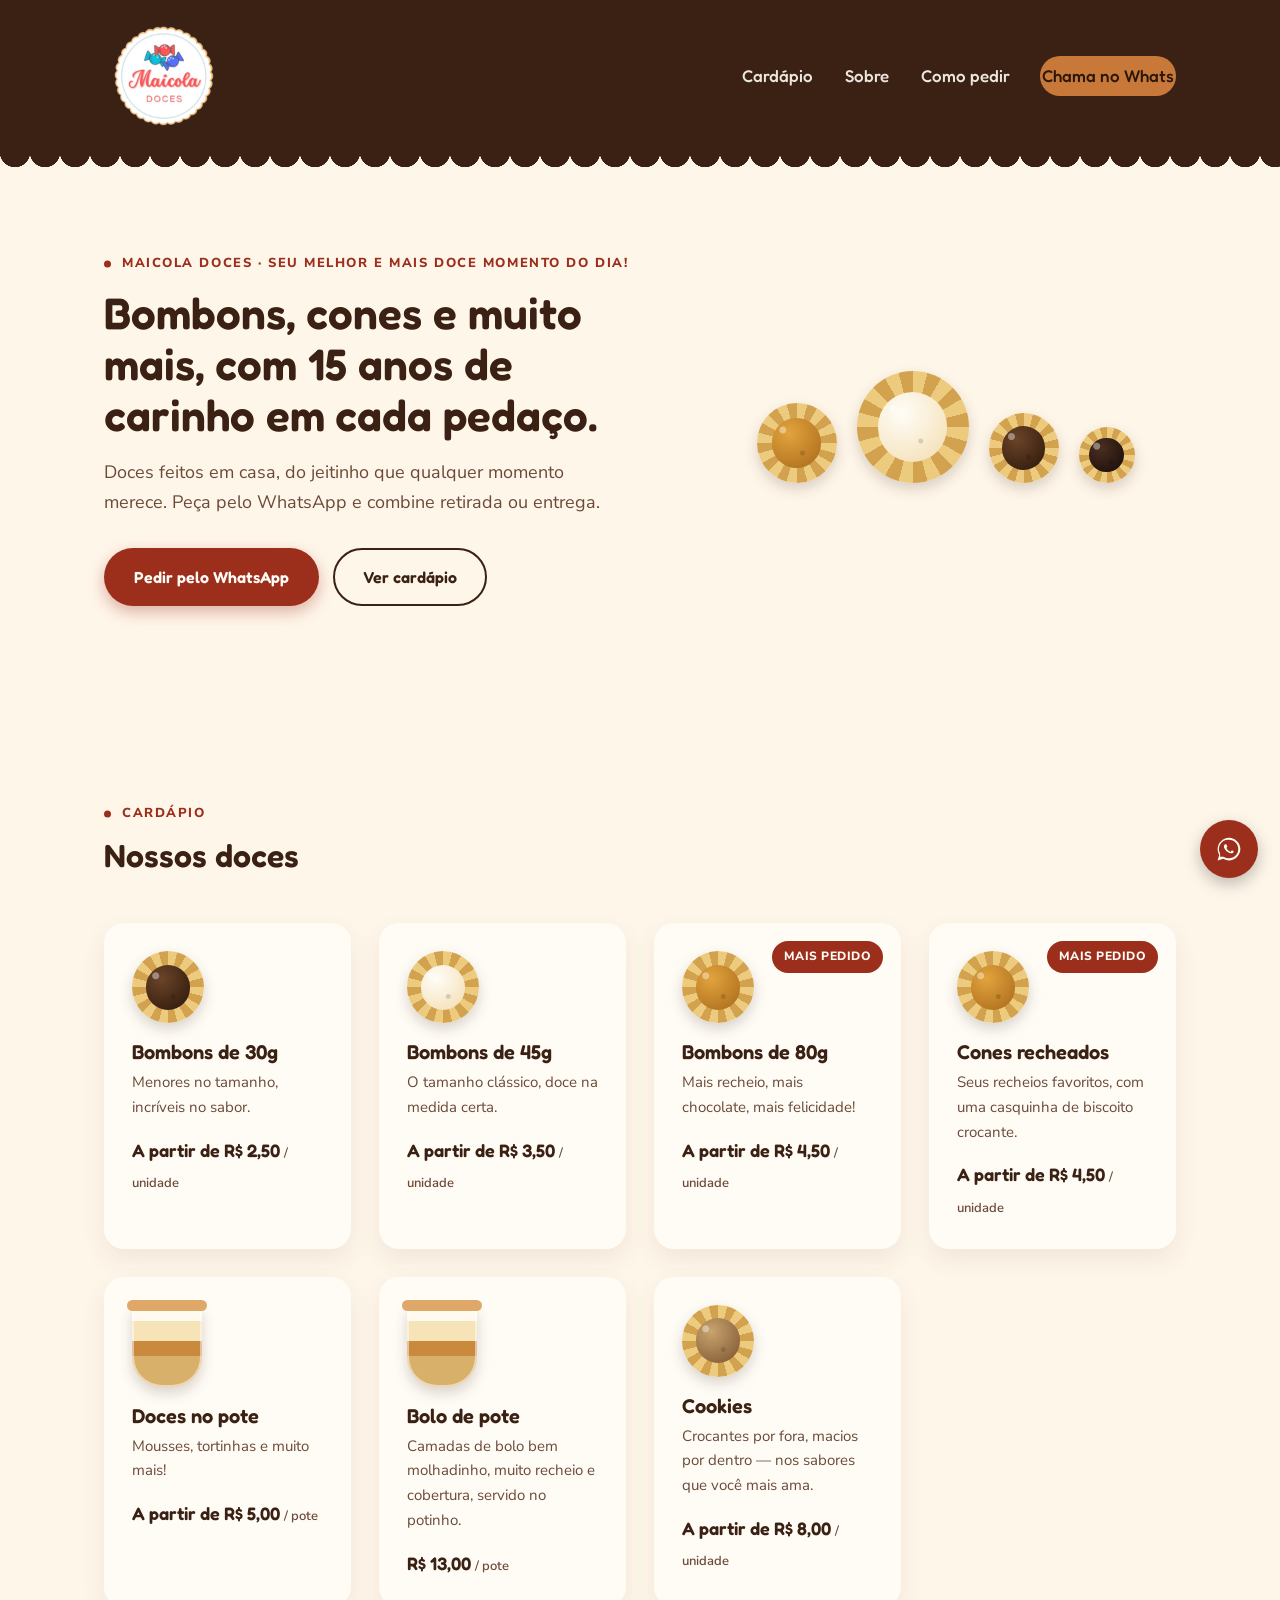
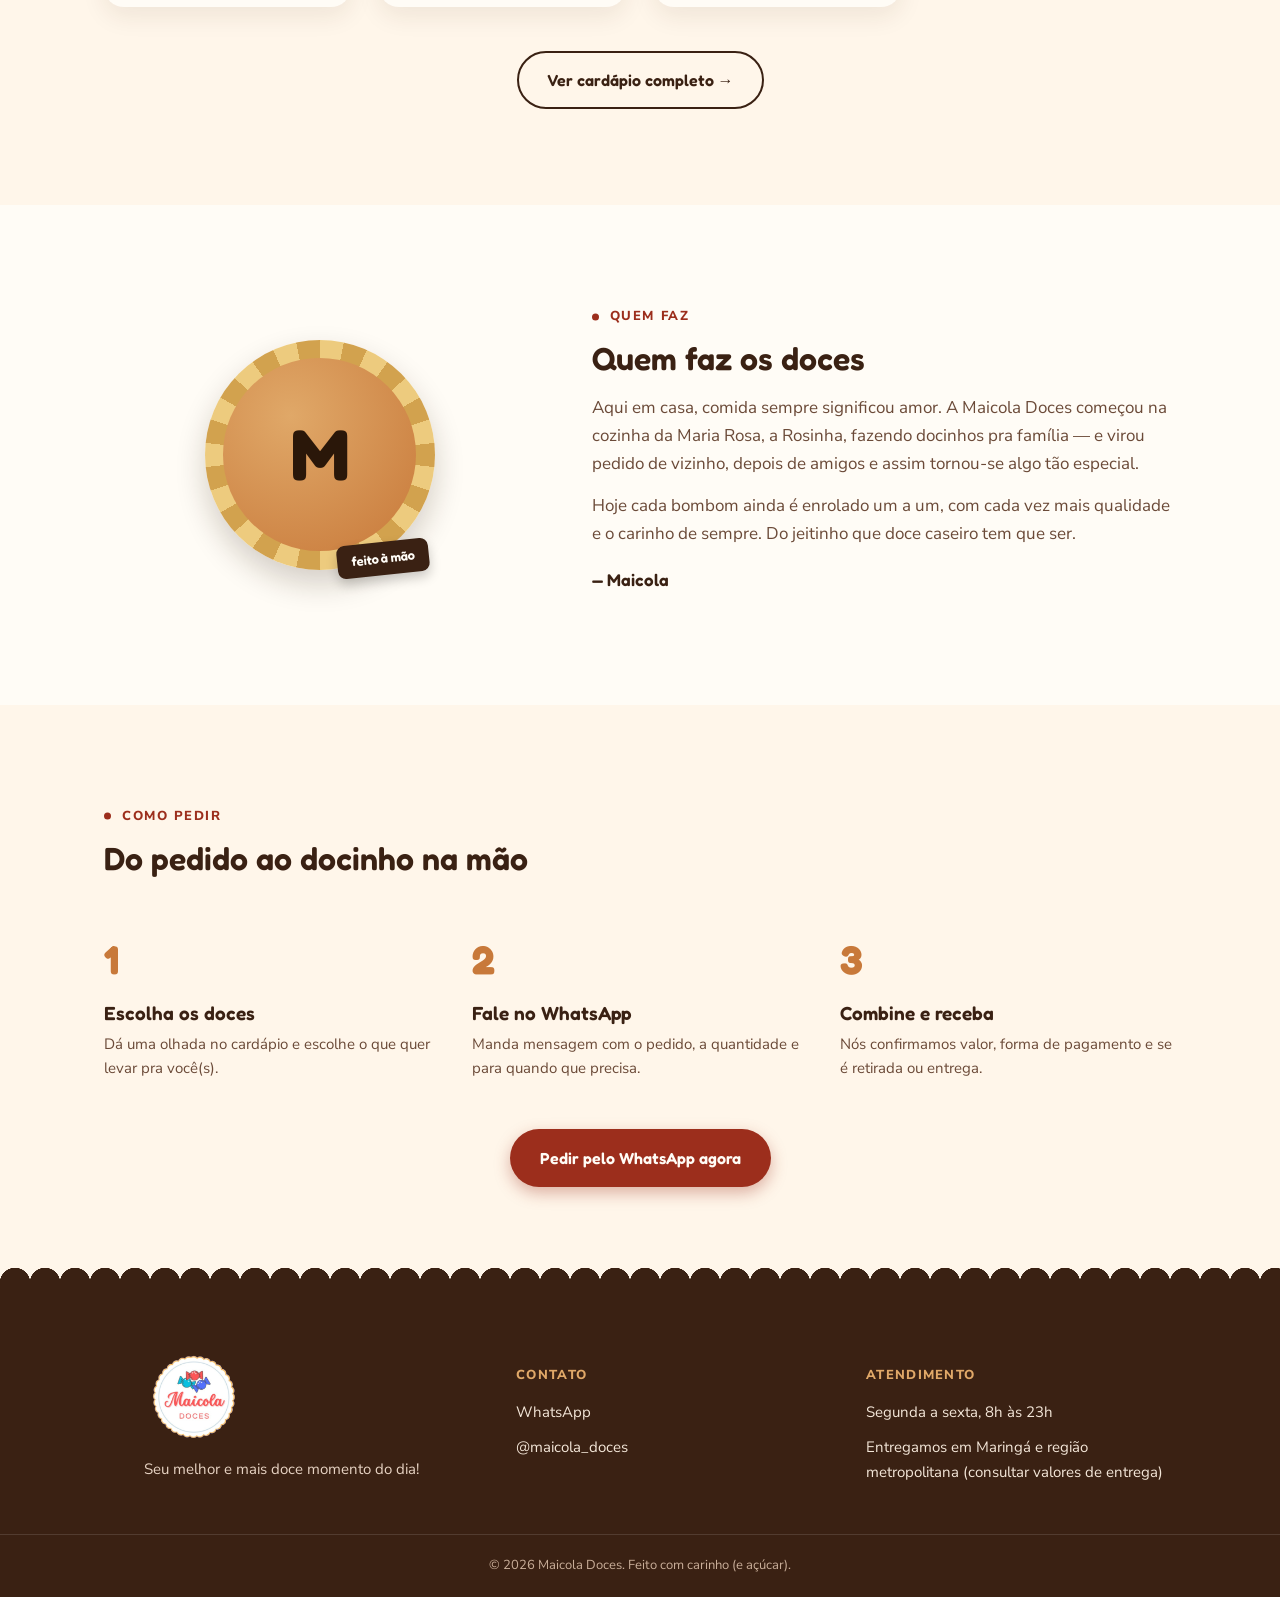
<file: index.html>
<!doctype html>
<html lang="pt-BR">
<head>
<meta charset="UTF-8">
<meta name="viewport" content="width=device-width, initial-scale=1.0">
<title>Maicola Doces — Doces caseiros feitos com amor</title>
<meta name="description" content="Maicola Doces: Bombons, cones, docinhos de festa, doces e bolos de pote, feitos em casa. Peça pelo WhatsApp.">
<link rel="icon" type="image/png" href="logo-maicola-doces.png">
<link rel="preconnect" href="https://fonts.googleapis.com">
<link rel="preconnect" href="https://fonts.gstatic.com" crossorigin>
<link href="https://fonts.googleapis.com/css2?family=Fredoka:wght@500;600;700&family=Nunito+Sans:wght@400;600;700;800&display=swap" rel="stylesheet">

<!--
  MAICOLA DOCES — site para GitHub Pages
  ANTES DE PUBLICAR, troque:
  1. WhatsApp  -> procure "5500000000000" e troque pelo número real (55 + DDD + número, só dígitos)
  2. Instagram -> procure "maicoladoces" e troque pelo @ real
  3. Cardápio  -> seção <section id="cardapio">: nomes, descrições e preços
  4. Rodapé    -> horário de atendimento e área de entrega
  5. Fotos     -> por padrão o site usa círculos de "doce" feitos em CSS (sem precisar de foto).
                  Se quiser usar fotos reais, troque o conteúdo de .docinho ou .foto-frame por uma <img>.
  6. Cores/fontes -> agora ficam todas no arquivo estilo.css (compartilhado com as outras páginas do site).
-->

<link rel="stylesheet" href="estilo.css">

</head>
<body>

<header class="site-header">
  <div class="header-inner container">
    <a class="brand" href="#topo">
      <img src="logo-maicola-doces.png" alt="Maicola Doces" class="logo-img">
    </a>
    <button class="nav-toggle" aria-label="Abrir menu" aria-expanded="false" id="navToggle">
      <span></span><span></span><span></span>
    </button>
    <nav class="site-nav" id="siteNav">
      <a href="#cardapio">Cardápio</a>
      <a href="#sobre">Sobre</a>
      <a href="#pedidos">Como pedir</a>
      <a class="nav-cta" href="https://wa.me/5544999395339?text=Ol%C3%A1!%20Vim%20pelo%20site%20e%20queria%20fazer%20um%20pedido%20de%20doces" target="_blank" rel="noopener">Chama no Whats</a>
    </nav>
  </div>
</header>

<main id="topo">

  <!-- HERO -->
  <section class="hero section">
    <div class="container hero-inner">
      <div>
        <span class="eyebrow">Maicola Doces · Seu melhor e mais doce momento do dia!</span>
        <h1>Bombons, cones e muito mais, com 15 anos de carinho em cada pedaço.</h1>
        <p class="lead">Doces feitos em casa, do jeitinho que qualquer momento merece. Peça pelo WhatsApp e combine retirada ou entrega.</p>
        <div class="hero-ctas">
          <a class="btn btn-primary" href="https://wa.me/5544999395339?text=Ol%C3%A1!%20Vim%20pelo%20site%20e%20queria%20fazer%20um%20pedido%20de%20doces" target="_blank" rel="noopener">Pedir pelo WhatsApp</a>
          <a class="btn btn-ghost" href="#cardapio">Ver cardápio</a>
        </div>
      </div>
      <div class="docinho-cluster" aria-hidden="true">
        <div class="docinho" style="--c1:#e2a33d;--c2:#a8691b"><span class="miolo"></span></div>
        <div class="docinho" style="--c1:#fffdf8;--c2:#f3dcae"><span class="miolo"></span></div>
        <div class="docinho" style="--c1:#6b4429;--c2:#2a1709"><span class="miolo"></span></div>
        <div class="docinho" style="--c1:#4a2e22;--c2:#160b06"><span class="miolo"></span></div>
      </div>
    </div>
  </section>

  <!-- CARDÁPIO -->
  <section class="section" id="cardapio">
    <div class="container">
      <span class="eyebrow">Cardápio</span>
      <h2 style="font-size:32px">Nossos doces</h2>

      <div class="grid cardapio-grid">

        <article class="card doce-card reveal">
          <div class="card-visual"><div class="docinho" style="--c1:#6b4429;--c2:#2a1709"><span class="miolo"></span></div></div>
          <h3>Bombons de 30g</h3>
          <p>Menores no tamanho, incríveis no sabor.</p>
          <span class="price"> A partir de R$ 2,50 <small>/ unidade</small></span>
        </article>
        
        <article class="card doce-card reveal">
          <div class="card-visual"><div class="docinho" style="--c1:#fffdf8;--c2:#f3dcae"><span class="miolo"></span></div></div>
          <h3>Bombons de 45g</h3>
          <p>O tamanho clássico, doce na medida certa.</p>
          <span class="price"> A partir de R$ 3,50 <small>/ unidade</small></span>
        </article>
        
        <article class="card doce-card reveal">
           <span class="badge">Mais pedido</span>
          <div class="card-visual"><div class="docinho" style="--c1:#e2a33d;--c2:#a8691b"><span class="miolo"></span></div></div>
          <h3>Bombons de 80g</h3>
          <p>Mais recheio, mais chocolate, mais felicidade!</p>
          <span class="price"> A partir de R$ 4,50 <small>/ unidade</small></span>
        </article>
        
        <article class="card doce-card reveal">
           <span class="badge">Mais pedido</span>
          <div class="card-visual"><div class="docinho" style="--c1:#e2a33d;--c2:#a8691b"><span class="miolo"></span></div></div>
          <h3>Cones recheados</h3>
          <p>Seus recheios favoritos, com uma casquinha de biscoito crocante.</p>
          <span class="price"> A partir de R$ 4,50 <small>/ unidade</small></span>
        </article>
        
        <article class="card doce-card reveal">
          <div class="card-visual"><div class="pote"></div></div>
          <h3>Doces no pote</h3>
          <p>Mousses, tortinhas e muito mais!</p>
          <span class="price"> A partir de R$ 5,00 <small>/ pote</small></span>
        </article>
        
        <article class="card doce-card reveal">
          <div class="card-visual"><div class="pote"></div></div>
          <h3>Bolo de pote</h3>
          <p>Camadas de bolo bem molhadinho, muito recheio e cobertura, servido no potinho.</p>
          <span class="price">R$ 13,00 <small>/ pote</small></span>
        </article>

        <article class="card doce-card reveal">
          <div class="card-visual"><div class="docinho" style="--c1:#c8a46e;--c2:#7a5230"><span class="miolo"></span></div></div>
          <h3>Cookies</h3>
          <p>Crocantes por fora, macios por dentro — nos sabores que você mais ama.</p>
          <span class="price">A partir de R$ 8,00 <small>/ unidade</small></span>
        </article>

      </div>
      <div style="text-align:center;margin-top:44px;">
        <a class="btn btn-ghost" href="cardapio-completo.html">Ver cardápio completo →</a>
      </div>
    </div>
  </section>

  <!-- SOBRE -->
  <section class="section sobre" id="sobre">
    <div class="container sobre-inner">
      <div class="reveal">
        <div class="foto-frame" aria-hidden="true">
          <div class="miolo">M</div>
          <span class="tag-pendurada">feito à mão</span>
        </div>
        <!-- Quer usar uma foto real? Troque a div .miolo por uma <img src="sua-foto.jpg" style="width:84%;height:84%;border-radius:50%;object-fit:cover"> -->
      </div>
      <div class="reveal">
        <span class="eyebrow">Quem faz</span>
        <h2>Quem faz os doces</h2>
        <p>Aqui em casa, comida sempre significou amor. A Maicola Doces começou na cozinha da Maria Rosa, a Rosinha, fazendo docinhos pra família — e virou pedido de vizinho, depois de amigos e assim tornou-se algo tão especial.</p>
        <p>Hoje cada bombom ainda é enrolado um a um, com cada vez mais qualidade e o carinho de sempre. Do jeitinho que doce caseiro tem que ser.</p>
        <p class="assinatura">— Maicola</p>
      </div>
    </div>
  </section>

  <!-- COMO PEDIR -->
  <section class="section" id="pedidos">
    <div class="container">
      <span class="eyebrow">Como pedir</span>
      <h2 style="font-size:32px">Do pedido ao docinho na mão</h2>

      <div class="steps">
        <div class="step reveal">
          <div class="num">1</div>
          <h3>Escolha os doces</h3>
          <p>Dá uma olhada no cardápio e escolhe o que quer levar pra você(s).</p>
        </div>
        <div class="step reveal">
          <div class="num">2</div>
          <h3>Fale no WhatsApp</h3>
          <p>Manda mensagem com o pedido, a quantidade e para quando que precisa.</p>
        </div>
        <div class="step reveal">
          <div class="num">3</div>
          <h3>Combine e receba</h3>
          <p>Nós confirmamos valor, forma de pagamento e se é retirada ou entrega.</p>
        </div>
      </div>

      <div class="pedidos-cta">
        <a class="btn btn-primary" href="https://wa.me/5544999395339?text=Ol%C3%A1!%20Vim%20pelo%20site%20e%20queria%20fazer%20um%20pedido%20de%20doces" target="_blank" rel="noopener">Pedir pelo WhatsApp agora</a>
      </div>
    </div>
  </section>

</main>

<footer class="site-footer">
  <div class="container footer-grid">
    <div>
      <div class="footer-brand">
        <img src="logo-maicola-doces.png" alt="Maicola Doces" class="logo-img-footer">
      </div>
      <p class="footer-tagline">Seu melhor e mais doce momento do dia!</p>
    </div>
    <div class="footer-col">
      <h4>Contato</h4>
      <a href="https://wa.me/5544999395339" target="_blank" rel="noopener">WhatsApp</a>
      <a href="https://instagram.com/maicola_doces" target="_blank" rel="noopener">@maicola_doces</a>
    </div>
    <div class="footer-col">
      <h4>Atendimento</h4>
      <p>Segunda a sexta, 8h às 23h</p>
      <p>Entregamos em Maringá e região metropolitana (consultar valores de entrega)</p>
    </div>
  </div>
  <div class="footer-bottom">© <span id="year"></span> Maicola Doces. Feito com carinho (e açúcar).</div>
</footer>

<a class="wa-float" href="https://wa.me/5544999395339?text=Ol%C3%A1!%20Vim%20pelo%20site%20e%20queria%20fazer%20um%20pedido%20de%20doces" target="_blank" rel="noopener" aria-label="Falar no WhatsApp">
  <svg viewBox="0 0 32 32" width="28" height="28" aria-hidden="true"><path fill="currentColor" d="M16 3C9 3 3 9 3 16c0 2.4.7 4.7 1.9 6.7L3 29l6.5-1.8A13 13 0 0 0 16 29c7 0 13-6 13-13S23 3 16 3zm0 23.6c-2.1 0-4.1-.6-5.8-1.6l-.4-.2-4 .1.1-3.9-.3-.4A10.6 10.6 0 0 1 16 5.4c5.9 0 10.6 4.7 10.6 10.6S21.9 26.6 16 26.6zm6-7.9c-.3-.2-1.9-1-2.2-1.1-.3-.1-.5-.2-.7.1-.2.3-.8 1.1-1 1.3-.2.2-.4.2-.7.1-1-.4-2-1.1-2.8-2-.7-.8-1.2-1.8-1.4-2.1-.1-.3 0-.5.1-.7.2-.2.4-.5.6-.7.2-.2.2-.4.1-.6-.1-.2-.7-1.6-.9-2.1-.2-.5-.4-.4-.6-.4h-.6c-.2 0-.5.1-.7.3-.2.2-1 1-1 2.4s1 2.8 1.2 3c.2.2 1.9 2.9 4.6 4 2.7 1.1 2.7.7 3.2.7.5 0 1.6-.6 1.8-1.2.2-.6.2-1.1.1-1.2-.1-.1-.3-.2-.6-.4z"/></svg>
</a>

<script>
  // Menu mobile
  const navToggle = document.getElementById('navToggle');
  const siteNav = document.getElementById('siteNav');
  navToggle.addEventListener('click', () => {
    const open = siteNav.classList.toggle('open');
    navToggle.setAttribute('aria-expanded', open);
  });
  siteNav.querySelectorAll('a').forEach(link => {
    link.addEventListener('click', () => {
      siteNav.classList.remove('open');
      navToggle.setAttribute('aria-expanded', 'false');
    });
  });

  // Ano automático no rodapé
  document.getElementById('year').textContent = new Date().getFullYear();

  // Animação leve ao rolar a página
  const observer = new IntersectionObserver((entries) => {
    entries.forEach(entry => {
      if (entry.isIntersecting){
        entry.target.classList.add('in-view');
        observer.unobserve(entry.target);
      }
    });
  }, { threshold: 0.15 });
  document.querySelectorAll('.reveal').forEach(el => observer.observe(el));
</script>

</body>
</html>
</file>
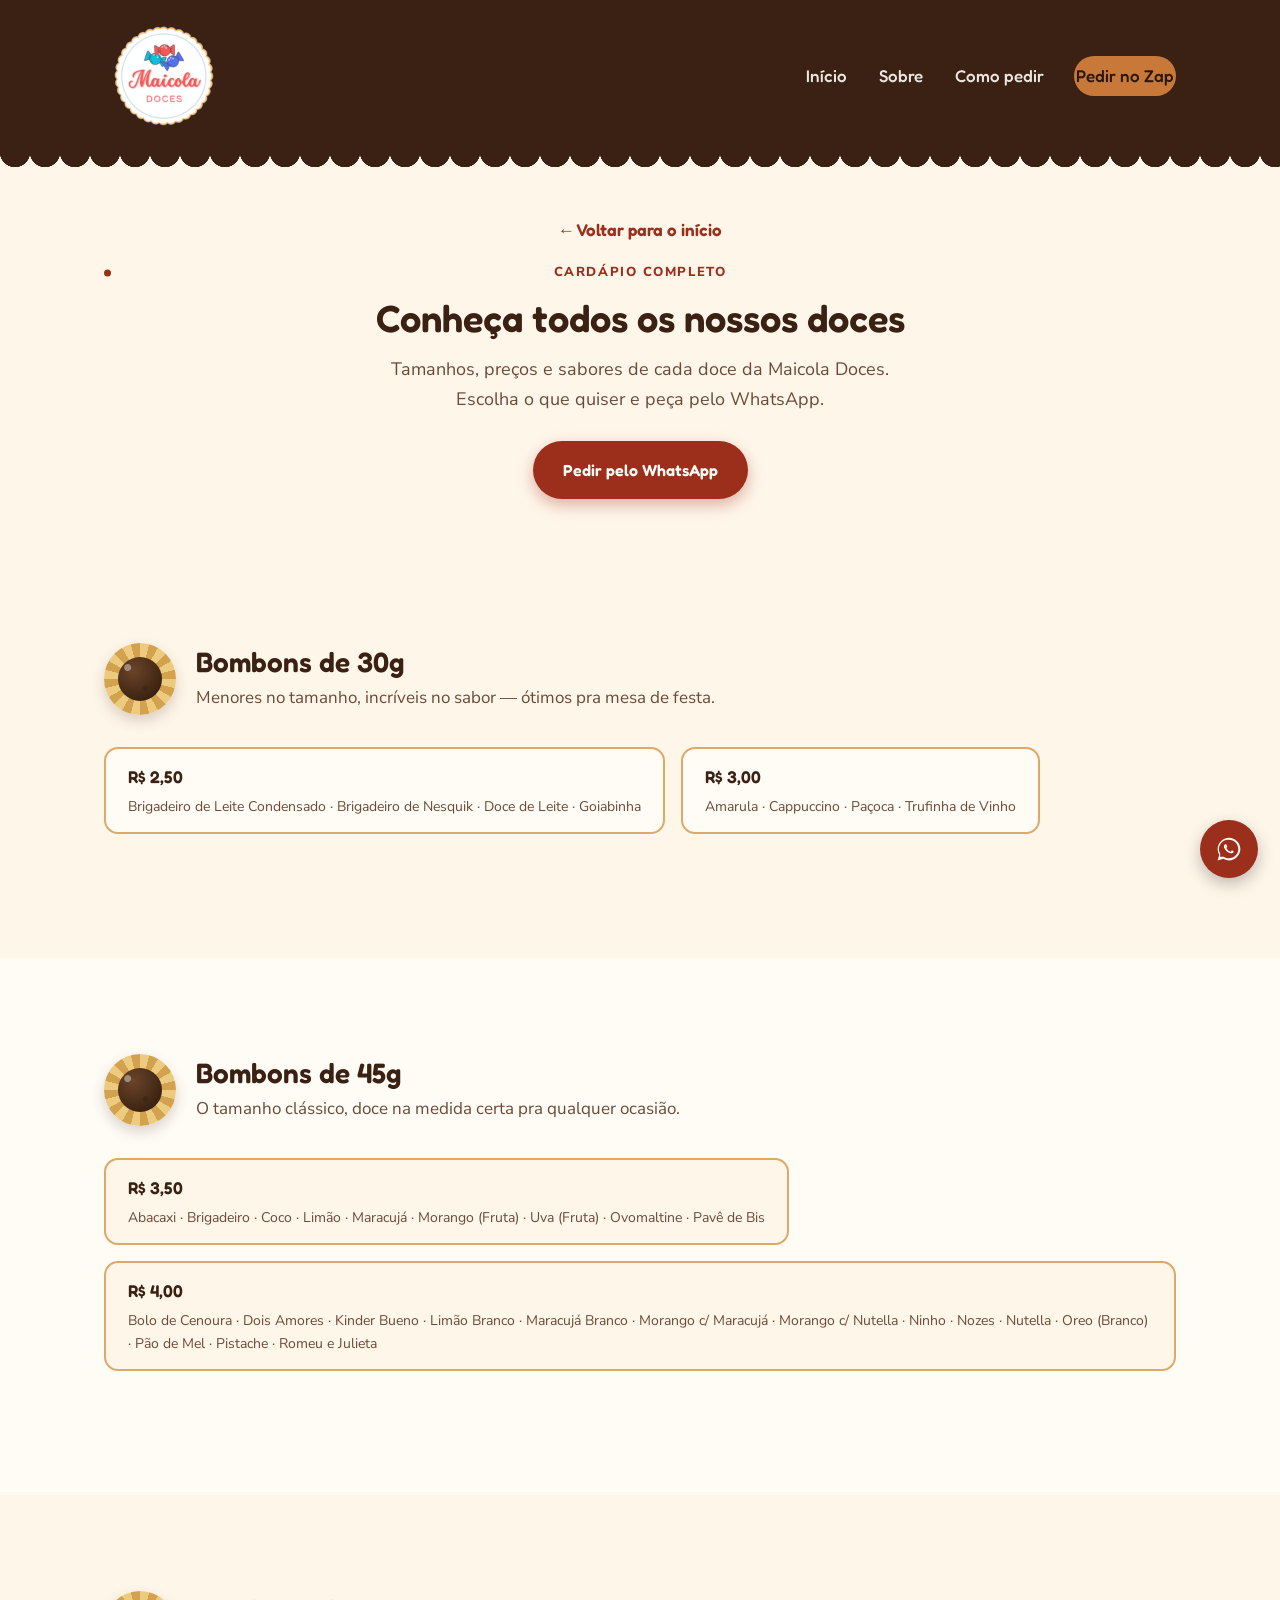
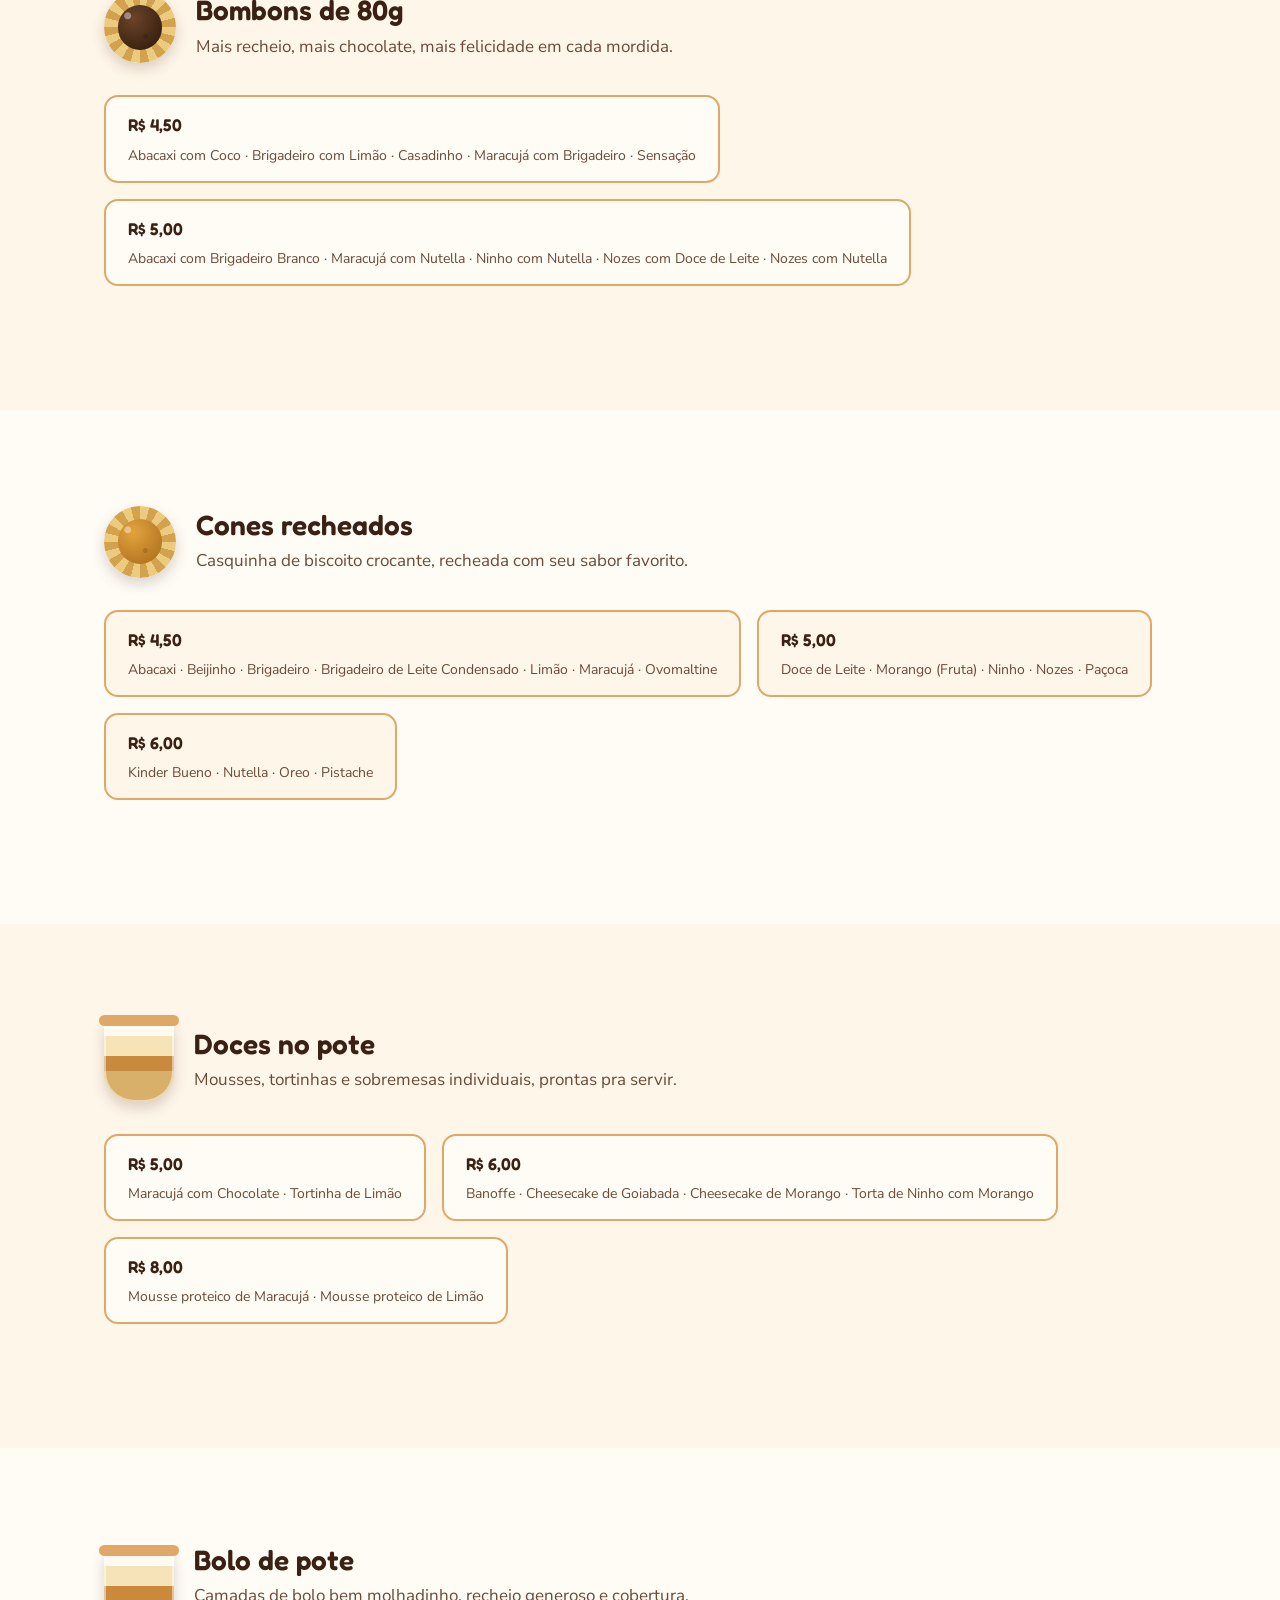
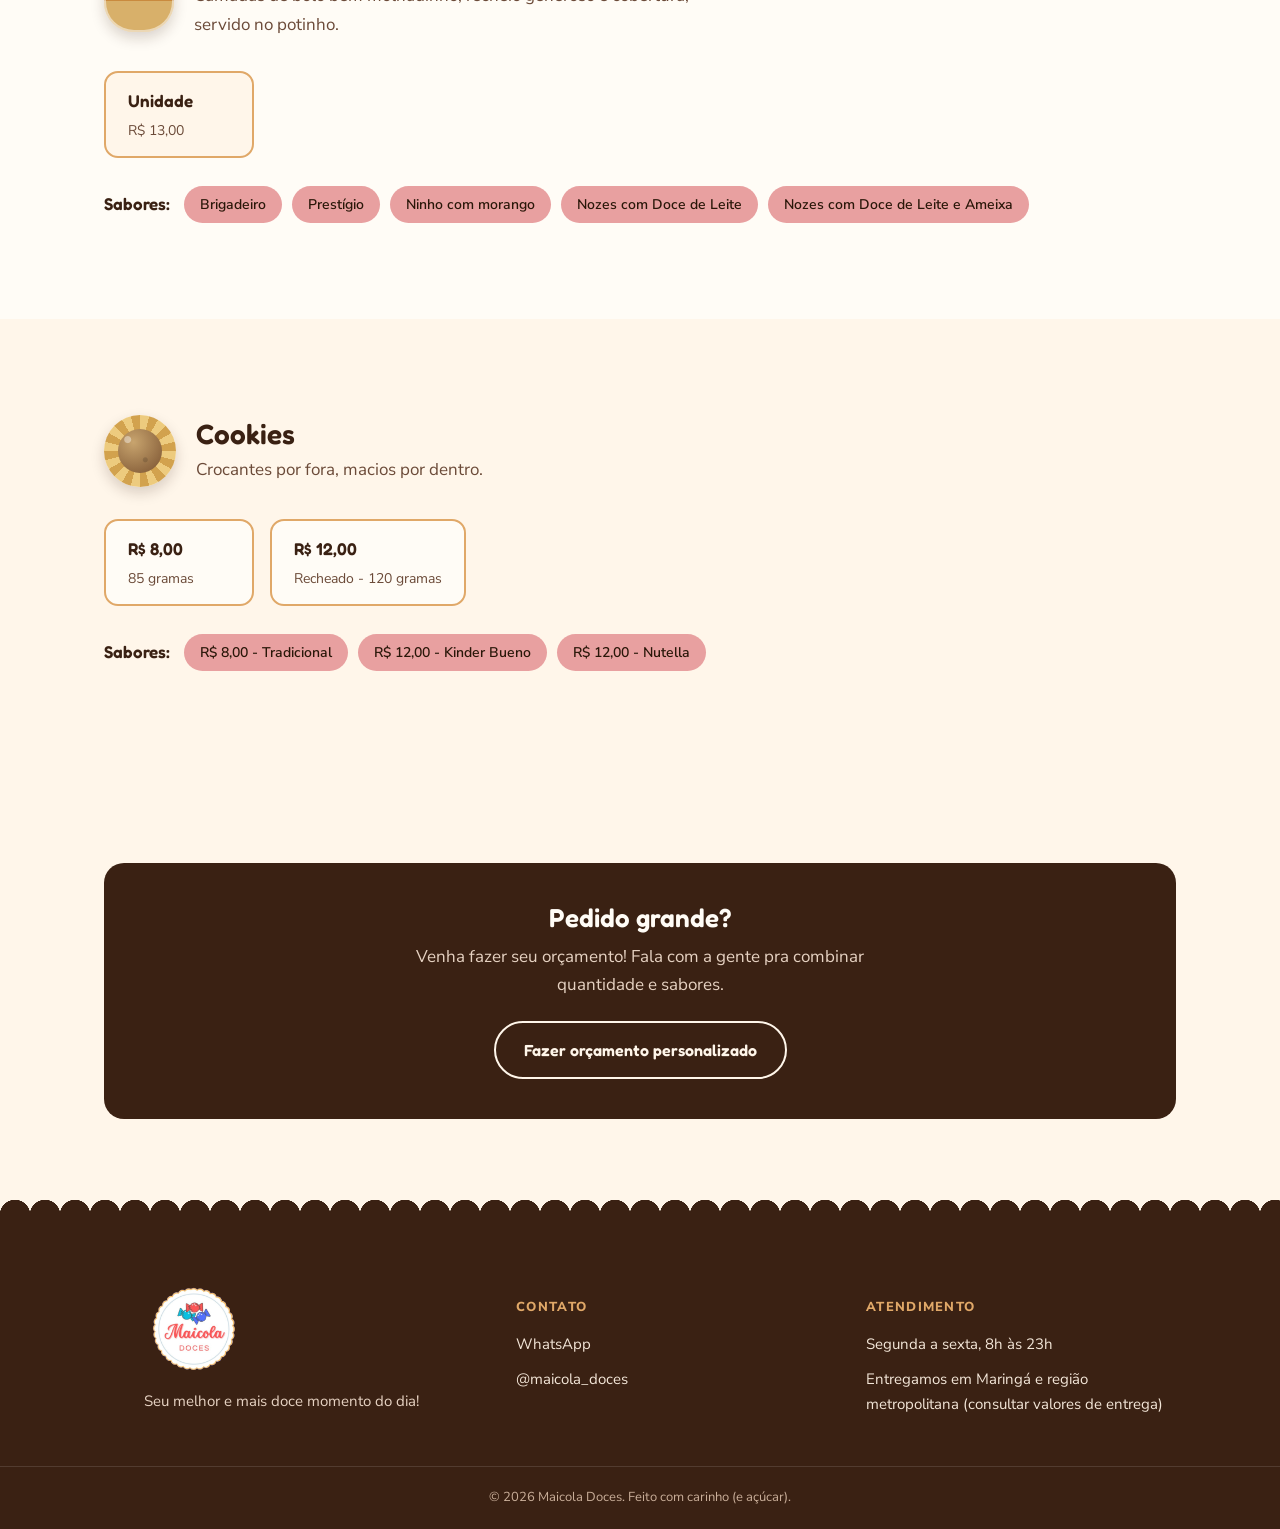
<file: cardapio-completo.html>
<!doctype html>
<html lang="pt-BR">
<head>
<meta charset="UTF-8">
<meta name="viewport" content="width=device-width, initial-scale=1.0">
<title>Cardápio completo — Maicola Doces</title>
<meta name="description" content="Cardápio completo da Maicola Doces: bombons, cones, doces no pote e bolo de pote, com tamanhos, preços e sabores.">
<link rel="icon" type="image/png" href="logo-maicola-doces.png">
<link rel="preconnect" href="https://fonts.googleapis.com">
<link rel="preconnect" href="https://fonts.gstatic.com" crossorigin>
<link href="https://fonts.googleapis.com/css2?family=Fredoka:wght@500;600;700&family=Nunito+Sans:wght@400;600;700;800&display=swap" rel="stylesheet">

<!--
  CARDÁPIO COMPLETO — Maicola Doces
  ANTES DE PUBLICAR, troque:
  1. Sabores -> os "sabor-chip" de cada categoria são um exemplo. Troque pelos sabores reais que você oferece.
  2. Preços e tamanhos -> dentro de cada <div class="tamanho-card">
  3. WhatsApp/Instagram -> mesmos números/contas usadas no index.html
  Esse arquivo usa o mesmo estilo.css do site (cores, fontes, cabeçalho e rodapé já combinando).
-->

<link rel="stylesheet" href="estilo.css">

</head>
<body>

<header class="site-header">
  <div class="header-inner container">
    <a class="brand" href="index.html">
      <img src="logo-maicola-doces.png" alt="Maicola Doces" class="logo-img">
    </a>
    <button class="nav-toggle" aria-label="Abrir menu" aria-expanded="false" id="navToggle">
      <span></span><span></span><span></span>
    </button>
    <nav class="site-nav" id="siteNav">
      <a href="index.html">Início</a>
      <a href="index.html#sobre">Sobre</a>
      <a href="index.html#pedidos">Como pedir</a>
      <a class="nav-cta" href="https://wa.me/5544999395339?text=Ol%C3%A1!%20Vim%20pelo%20site%20e%20queria%20fazer%20um%20pedido%20de%20doces" target="_blank" rel="noopener">Pedir no Zap</a>
    </nav>
  </div>
</header>

<main>

  <!-- TÍTULO DA PÁGINA -->
  <section class="page-title">
    <div class="container">
      <a class="voltar" href="index.html">← Voltar para o início</a>
      <span class="eyebrow" style="display:block;text-align:center;padding-left:0">Cardápio completo</span>
      <h1>Conheça todos os nossos doces</h1>
      <p>Tamanhos, preços e sabores de cada doce da Maicola Doces. Escolha o que quiser e peça pelo WhatsApp.</p>
      <a class="btn btn-primary" href="https://wa.me/5544999395339?text=Ol%C3%A1!%20Vim%20pelo%20site%20e%20queria%20fazer%20um%20pedido%20de%20doces" target="_blank" rel="noopener">Pedir pelo WhatsApp</a>
    </div>
  </section>

  <!-- BOMBONS DE 30g -->
  <section class="section menu-categoria">
    <div class="container">
      <div class="categoria-cabecalho reveal">
        <div class="docinho" style="--c1:#6b4429;--c2:#2a1709"><span class="miolo"></span></div>
        <div>
          <h2>Bombons de 30g</h2>
          <p>Menores no tamanho, incríveis no sabor — ótimos pra mesa de festa.</p>
        </div>
      </div>

      <div class="tamanhos-grid reveal">
        <div class="tamanho-card">
          <span class="tamanho-label">R$ 2,50</span>
          <span class="tamanho-preco">Brigadeiro de Leite Condensado · Brigadeiro de Nesquik · Doce de Leite · Goiabinha</span>
        </div>
        <div class="tamanho-card">
          <span class="tamanho-label">R$ 3,00</span>
          <span class="tamanho-preco">Amarula · Cappuccino · Paçoca · Trufinha de Vinho</span>
        </div>
      </div>
    </div>
  </section>

  <!-- BOMBONS DE 45g -->
  <section class="section menu-categoria alt-bg">
    <div class="container">
      <div class="categoria-cabecalho reveal">
        <div class="docinho" style="--c1:#6b4429;--c2:#2a1709"><span class="miolo"></span></div>
        <div>
          <h2>Bombons de 45g</h2>
          <p>O tamanho clássico, doce na medida certa pra qualquer ocasião.</p>
        </div>
      </div>

      <div class="tamanhos-grid reveal">
        <div class="tamanho-card">
          <span class="tamanho-label">R$ 3,50</span>
          <span class="tamanho-preco">Abacaxi · Brigadeiro · Coco · Limão · Maracujá · Morango (Fruta) · Uva (Fruta) · Ovomaltine · Pavê de Bis</span>
        </div>
        <div class="tamanho-card">
          <span class="tamanho-label">R$ 4,00</span>
          <span class="tamanho-preco">Bolo de Cenoura · Dois Amores · Kinder Bueno · Limão Branco · Maracujá Branco · Morango c/ Maracujá · Morango c/ Nutella · Ninho · Nozes · Nutella · Oreo (Branco) · Pão de Mel · Pistache · Romeu e Julieta</span>
        </div>
      </div>
    </div>
  </section>

  <!-- BOMBONS DE 80g -->
  <section class="section menu-categoria">
    <div class="container">
      <div class="categoria-cabecalho reveal">
        <div class="docinho" style="--c1:#6b4429;--c2:#2a1709"><span class="miolo"></span></div>
        <div>
          <h2>Bombons de 80g</h2>
          <p>Mais recheio, mais chocolate, mais felicidade em cada mordida.</p>
        </div>
      </div>

      <div class="tamanhos-grid reveal">
        <div class="tamanho-card">
          <span class="tamanho-label">R$ 4,50</span>
          <span class="tamanho-preco">Abacaxi com Coco · Brigadeiro com Limão · Casadinho · Maracujá com Brigadeiro · Sensação</span>
        </div>
        <div class="tamanho-card">
          <span class="tamanho-label">R$ 5,00</span>
          <span class="tamanho-preco">Abacaxi com Brigadeiro Branco · Maracujá com Nutella · Ninho com Nutella · Nozes com Doce de Leite · Nozes com Nutella</span>
        </div>
      </div>
    </div>
  </section>

  <!-- CONES RECHEADOS -->
  <section class="section menu-categoria alt-bg">
    <div class="container">
      <div class="categoria-cabecalho reveal">
        <div class="docinho" style="--c1:#e2a33d;--c2:#a8691b"><span class="miolo"></span></div>
        <div>
          <h2>Cones recheados</h2>
          <p>Casquinha de biscoito crocante, recheada com seu sabor favorito.</p>
        </div>
      </div>

      <div class="tamanhos-grid reveal">
        <div class="tamanho-card">
          <span class="tamanho-label">R$ 4,50</span>
          <span class="tamanho-preco">Abacaxi · Beijinho · Brigadeiro · Brigadeiro de Leite Condensado · Limão · Maracujá · Ovomaltine</span>
        </div>
        <div class="tamanho-card">
          <span class="tamanho-label">R$ 5,00</span>
          <span class="tamanho-preco">Doce de Leite · Morango (Fruta) · Ninho · Nozes · Paçoca</span>
        </div>
        <div class="tamanho-card">
          <span class="tamanho-label">R$ 6,00</span>
          <span class="tamanho-preco">Kinder Bueno · Nutella · Oreo · Pistache</span>
        </div>
      </div>
    </div>
  </section>

  <!-- DOCES NO POTE -->
  <section class="section menu-categoria">
    <div class="container">
      <div class="categoria-cabecalho reveal">
        <div class="pote"></div>
        <div>
          <h2>Doces no pote</h2>
          <p>Mousses, tortinhas e sobremesas individuais, prontas pra servir.</p>
        </div>
      </div>

      <div class="tamanhos-grid reveal">
        <div class="tamanho-card">
          <span class="tamanho-label">R$ 5,00</span>
          <span class="tamanho-preco">Maracujá com Chocolate · Tortinha de Limão</span>
        </div>
        <div class="tamanho-card">
          <span class="tamanho-label">R$ 6,00</span>
          <span class="tamanho-preco">Banoffe · Cheesecake de Goiabada · Cheesecake de Morango · Torta de Ninho com Morango</span>
        </div>
        <div class="tamanho-card">
          <span class="tamanho-label">R$ 8,00</span>
          <span class="tamanho-preco">Mousse proteico de Maracujá · Mousse proteico de Limão</span>
        </div>
      </div>
    </div>
  </section>

  <!-- BOLO DE POTE -->
  <section class="section menu-categoria alt-bg">
    <div class="container">
      <div class="categoria-cabecalho reveal">
        <div class="pote"></div>
        <div>
          <h2>Bolo de pote</h2>
          <p>Camadas de bolo bem molhadinho, recheio generoso e cobertura, servido no potinho.</p>
        </div>
      </div>

      <div class="tamanhos-grid reveal">
        <div class="tamanho-card">
          <span class="tamanho-label">Unidade</span>
          <span class="tamanho-preco">R$ 13,00</span>
        </div>
      </div>

      <div class="sabores reveal">
        <span class="sabores-label">Sabores:</span>
        <span class="sabor-chip">Brigadeiro</span>
        <span class="sabor-chip">Prestígio</span>
        <span class="sabor-chip">Ninho com morango</span>
        <span class="sabor-chip">Nozes com Doce de Leite</span>
        <span class="sabor-chip">Nozes com Doce de Leite e Ameixa</span>
      </div>
    </div>
  </section>

  <!-- COOKIES -->
  <section class="section menu-categoria">
    <div class="container">
      <div class="categoria-cabecalho reveal">
        <div class="docinho" style="--c1:#c8a46e;--c2:#7a5230"><span class="miolo"></span></div>
        <div>
          <h2>Cookies</h2>
          <p>Crocantes por fora, macios por dentro.</p>
        </div>
      </div>

      <div class="tamanhos-grid reveal">
        <div class="tamanho-card">
          <span class="tamanho-label">R$ 8,00</span>
          <span class="tamanho-preco">85 gramas</span>
        </div>
        <div class="tamanho-card">
          <span class="tamanho-label">R$ 12,00</span>
          <span class="tamanho-preco">Recheado - 120 gramas</span>
        </div>
      </div>
      
      <div class="sabores reveal">
        <span class="sabores-label">Sabores:</span>
        <span class="sabor-chip">R$ 8,00 - Tradicional</span>
        <span class="sabor-chip">R$ 12,00 - Kinder Bueno</span>
        <span class="sabor-chip">R$ 12,00 - Nutella</span>
      </div>
    </div>
    </div>
  </section>

  <!-- CTA FESTA -->
  <section class="section">
    <div class="container">
      <div class="menu-cta reveal">
        <h2>Pedido grande?</h2>
        <p>Venha fazer seu orçamento! Fala com a gente pra combinar quantidade e sabores.</p>
        <a class="btn btn-on-dark" href="https://wa.me/5544999395339?text=Ol%C3%A1!%20Vim%20pelo%20site%20e%20queria%20fazer%20um%20pedido%20para%20festa" target="_blank" rel="noopener">Fazer orçamento personalizado</a>
      </div>
    </div>
  </section>

</main>

<footer class="site-footer">
  <div class="container footer-grid">
    <div>
      <div class="footer-brand">
        <img src="logo-maicola-doces.png" alt="Maicola Doces" class="logo-img-footer">
      </div>
      <p class="footer-tagline">Seu melhor e mais doce momento do dia!</p>
    </div>
    <div class="footer-col">
      <h4>Contato</h4>
      <a href="https://wa.me/5544999395339" target="_blank" rel="noopener">WhatsApp</a>
      <a href="https://instagram.com/maicola_doces" target="_blank" rel="noopener">@maicola_doces</a>
    </div>
    <div class="footer-col">
      <h4>Atendimento</h4>
      <p>Segunda a sexta, 8h às 23h</p>
      <p>Entregamos em Maringá e região metropolitana (consultar valores de entrega)</p>
    </div>
  </div>
  <div class="footer-bottom">© <span id="year"></span> Maicola Doces. Feito com carinho (e açúcar).</div>
</footer>

<a class="wa-float" href="https://wa.me/5544999395339?text=Ol%C3%A1!%20Vim%20pelo%20site%20e%20queria%20fazer%20um%20pedido%20de%20doces" target="_blank" rel="noopener" aria-label="Falar no WhatsApp">
  <svg viewBox="0 0 32 32" width="28" height="28" aria-hidden="true"><path fill="currentColor" d="M16 3C9 3 3 9 3 16c0 2.4.7 4.7 1.9 6.7L3 29l6.5-1.8A13 13 0 0 0 16 29c7 0 13-6 13-13S23 3 16 3zm0 23.6c-2.1 0-4.1-.6-5.8-1.6l-.4-.2-4 .1.1-3.9-.3-.4A10.6 10.6 0 0 1 16 5.4c5.9 0 10.6 4.7 10.6 10.6S21.9 26.6 16 26.6zm6-7.9c-.3-.2-1.9-1-2.2-1.1-.3-.1-.5-.2-.7.1-.2.3-.8 1.1-1 1.3-.2.2-.4.2-.7.1-1-.4-2-1.1-2.8-2-.7-.8-1.2-1.8-1.4-2.1-.1-.3 0-.5.1-.7.2-.2.4-.5.6-.7.2-.2.2-.4.1-.6-.1-.2-.7-1.6-.9-2.1-.2-.5-.4-.4-.6-.4h-.6c-.2 0-.5.1-.7.3-.2.2-1 1-1 2.4s1 2.8 1.2 3c.2.2 1.9 2.9 4.6 4 2.7 1.1 2.7.7 3.2.7.5 0 1.6-.6 1.8-1.2.2-.6.2-1.1.1-1.2-.1-.1-.3-.2-.6-.4z"/></svg>
</a>

<script>
  // Menu mobile
  const navToggle = document.getElementById('navToggle');
  const siteNav = document.getElementById('siteNav');
  navToggle.addEventListener('click', () => {
    const open = siteNav.classList.toggle('open');
    navToggle.setAttribute('aria-expanded', open);
  });
  siteNav.querySelectorAll('a').forEach(link => {
    link.addEventListener('click', () => {
      siteNav.classList.remove('open');
      navToggle.setAttribute('aria-expanded', 'false');
    });
  });

  // Ano automático no rodapé
  document.getElementById('year').textContent = new Date().getFullYear();

  // Animação leve ao rolar a página
  const observer = new IntersectionObserver((entries) => {
    entries.forEach(entry => {
      if (entry.isIntersecting){
        entry.target.classList.add('in-view');
        observer.unobserve(entry.target);
      }
    });
  }, { threshold: 0.15 });
  document.querySelectorAll('.reveal').forEach(el => observer.observe(el));
</script>

</body>
</html>
</file>
<file: estilo.css>
/* =========================================================
   MAICOLA DOCES — estilo compartilhado por todas as páginas
   Mude uma cor ou fonte aqui e ela atualiza o site inteiro.
   ========================================================= */

/* ===== TOKENS ===== */
:root{
  --cacau: #3A2113;
  --cacau-2: #2A1709;
  --caramelo: #C8793A;
  --caramelo-2: #E0A868;
  --beijinho: #FFF6EA;
  --beijinho-2: #FFFCF6;
  --morango: #E8A0A0;
  --goiabada: #9C2E1C;
  --azul-real: #5271FF;
  --vermelho-coral: #FF5757;
  --tinta: #2A1A12;
  --tinta-suave: #6B4A38;
  --liner-a: #EDCB7E;
  --liner-b: #D2A24E;
  --radius: 20px;
  --container: 1120px;
}

/* ===== RESET / BASE ===== */
*,*::before,*::after{ box-sizing:border-box; }
html{ scroll-behavior:smooth; }
body{
  margin:0;
  background:var(--beijinho);
  color:var(--tinta);
  font-family:'Nunito Sans', sans-serif;
  font-size:17px;
  line-height:1.65;
  -webkit-font-smoothing:antialiased;
}
img,svg{ display:block; max-width:100%; }
a{ color:inherit; text-decoration:none; }
ul{ margin:0; padding:0; list-style:none; }
h1,h2,h3{ font-family:'Fredoka', sans-serif; font-weight:600; margin:0; color:var(--cacau); line-height:1.15; }
p{ margin:0; }
::selection{ background:var(--morango); color:var(--cacau); }
:focus-visible{ outline:3px solid var(--goiabada); outline-offset:3px; border-radius:4px; }

.container{ max-width:var(--container); margin:0 auto; padding:0 24px; }
.section{ padding:96px 0; }
section[id]{ scroll-margin-top:96px; }
@media (max-width:640px){ .section{ padding:64px 0; } }

.eyebrow{
  display:inline-block; position:relative; padding-left:18px; max-width:100%;
  font-family:'Nunito Sans', sans-serif; font-weight:800; font-size:13px;
  letter-spacing:.12em; text-transform:uppercase; color:var(--goiabada);
  margin-bottom:14px;
}
.eyebrow::before{
  content:""; position:absolute; left:0; top:50%; transform:translateY(-50%);
  width:7px; height:7px; border-radius:50%; background:var(--goiabada);
}

/* ===== BUTTONS ===== */
.btn{
  display:inline-flex; align-items:center; justify-content:center; gap:8px;
  font-family:'Fredoka', sans-serif; font-weight:600; font-size:16px;
  padding:14px 28px; border-radius:999px; border:2px solid transparent;
  transition:transform .18s ease, box-shadow .18s ease, background .18s ease;
  cursor:pointer; white-space:nowrap;
}
.btn-primary{ background:var(--goiabada); color:var(--beijinho-2); box-shadow:0 6px 16px rgba(156,46,28,.35); }
.btn-primary:hover{ transform:translateY(-2px); box-shadow:0 10px 20px rgba(156,46,28,.4); }
.btn-ghost{ background:transparent; border-color:var(--cacau); color:var(--cacau); }
.btn-ghost:hover{ background:var(--cacau); color:var(--beijinho-2); }
.btn-on-dark{ border-color:var(--beijinho); color:var(--beijinho); }
.btn-on-dark:hover{ background:var(--beijinho); color:var(--cacau); }

/* ===== HEADER ===== */
.site-header{
  position:sticky; top:0; z-index:50;
  background:var(--cacau);
}
.header-inner{
  display:flex; align-items:center; justify-content:space-between;
  padding:16px 24px; position:relative; z-index:2;
}
.brand{ display:flex; align-items:center; gap:10px; font-family:'Fredoka',sans-serif; font-weight:700; font-size:20px; color:var(--beijinho-2); }
.brand span{ color:var(--caramelo-2); }
.logo-img{ height:120px; width:auto; }
.site-nav{ display:flex; gap:28px; align-items:center; }
.site-nav a{ font-family:'Fredoka',sans-serif; font-weight:500; color:var(--beijinho-2); opacity:.9; padding:6px 2px; }
.site-nav a:hover{ opacity:1; border-bottom:2px solid var(--caramelo-2); }
.nav-cta{ background:var(--caramelo); color:var(--cacau-2)!important; padding:10px 20px; border-radius:999px; font-weight:600; opacity:1!important; border-bottom:none!important; }
.nav-cta:hover{ background:var(--caramelo-2); }

.nav-toggle{ display:none; background:none; border:0; width:40px; height:36px; position:relative; cursor:pointer; padding:0; }
.nav-toggle span{ position:absolute; left:6px; right:6px; height:2px; background:var(--beijinho-2); transition:transform .25s, opacity .25s; }
.nav-toggle span:nth-child(1){ top:10px; }
.nav-toggle span:nth-child(2){ top:17px; }
.nav-toggle span:nth-child(3){ top:24px; }
.nav-toggle[aria-expanded="true"] span:nth-child(1){ transform:translateY(7px) rotate(45deg); }
.nav-toggle[aria-expanded="true"] span:nth-child(2){ opacity:0; }
.nav-toggle[aria-expanded="true"] span:nth-child(3){ transform:translateY(-7px) rotate(-45deg); }

@media (max-width:760px){
  .nav-toggle{ display:block; }
  .logo-img{ height:56px; }
  .site-nav{
    position:absolute; top:100%; left:0; right:0; z-index:1;
    background:var(--cacau); flex-direction:column; align-items:flex-start;
    padding:6px 24px 22px; gap:16px; display:none;
  }
  .site-nav.open{ display:flex; }
  .nav-cta{ margin-top:4px; }
}

/* scalloped bottom edge of header (forminha de papel) */
.site-header::after{
  content:""; position:absolute; left:0; right:0; bottom:-15px; height:15px; z-index:1;
  background-image: radial-gradient(circle at 15px 0, var(--cacau) 15px, transparent 15.5px);
  background-size:30px 15px; background-repeat:repeat-x;
}

/* ===== DOCINHO (forminha pleated liner + candy) — elemento de assinatura ===== */
.docinho{
  --c1:#6b4429; --c2:#2a1709;
  width:72px; height:72px; border-radius:50%;
  background: repeating-conic-gradient(from 0deg, var(--liner-a) 0deg 15deg, var(--liner-b) 15deg 30deg);
  display:grid; place-items:center; flex:none;
  box-shadow:0 6px 14px rgba(42,23,9,.18);
}
.docinho .miolo{
  width:62%; height:62%; border-radius:50%;
  background-image:
    radial-gradient(circle at 22% 24%, rgba(255,255,255,.4) 0 3px, transparent 4px),
    radial-gradient(circle at 62% 70%, rgba(0,0,0,.14) 0 2px, transparent 3px),
    radial-gradient(circle at 35% 30%, var(--c1), var(--c2));
}
.docinho.mini{ width:40px; height:40px; }
.docinho.brand-mark{ width:30px; height:30px; }

.pote{
  width:70px; height:82px; border-radius:8px 8px 30px 30px; position:relative; flex:none;
  background:linear-gradient(to bottom, #fffaf0 0 20%, #f6e3b8 20% 44%, #c98a3e 44% 62%, #d8b06a 62% 100%);
  box-shadow:0 6px 14px rgba(42,23,9,.18), inset 0 0 0 2px rgba(255,255,255,.5);
}
.pote::before{
  content:""; position:absolute; top:-5px; left:-5px; right:-5px; height:11px;
  background:var(--caramelo-2); border-radius:7px;
}

.mini-cluster{ display:flex; align-items:center; }
.mini-cluster .docinho{ margin-left:-14px; border:3px solid var(--beijinho-2); }
.mini-cluster .docinho:first-child{ margin-left:0; }

/* ===== HERO (página inicial) ===== */
.hero{ background:var(--beijinho); overflow:hidden; }
.hero-inner{ display:grid; grid-template-columns:1.1fr .9fr; gap:48px; align-items:center; }
.hero-inner > div{ min-width:0; }
.hero h1{ font-size:44px; margin-bottom:18px; }
.hero p.lead{ font-size:18px; color:var(--tinta-suave); max-width:520px; margin-bottom:30px; }
.hero-ctas{ display:flex; gap:14px; flex-wrap:wrap; }

.docinho-cluster{ position:relative; display:flex; justify-content:center; align-items:flex-end; gap:20px; padding:20px; }
.docinho-cluster .docinho:nth-child(1){ width:80px; height:80px; }
.docinho-cluster .docinho:nth-child(2){ width:112px; height:112px; }
.docinho-cluster .docinho:nth-child(3){ width:70px; height:70px; }
.docinho-cluster .docinho:nth-child(4){ width:56px; height:56px; }

@media (prefers-reduced-motion:no-preference){
  .docinho-cluster .docinho:nth-child(1){ animation:float1 5s ease-in-out infinite; }
  .docinho-cluster .docinho:nth-child(2){ animation:float2 6s ease-in-out infinite; }
  .docinho-cluster .docinho:nth-child(3){ animation:float3 5.5s ease-in-out infinite; }
  .docinho-cluster .docinho:nth-child(4){ animation:float4 4.5s ease-in-out infinite; }
}
@keyframes float1{ 0%,100%{ transform:translateY(8px) rotate(-4deg); } 50%{ transform:translateY(-2px) rotate(-4deg); } }
@keyframes float2{ 0%,100%{ transform:translateY(-10px); } 50%{ transform:translateY(-18px); } }
@keyframes float3{ 0%,100%{ transform:translateY(10px) rotate(5deg); } 50%{ transform:translateY(2px) rotate(5deg); } }
@keyframes float4{ 0%,100%{ transform:translateY(0) rotate(-8deg); } 50%{ transform:translateY(-10px) rotate(-8deg); } }

@media (max-width:860px){
  .hero-inner{ grid-template-columns:1fr; text-align:center; }
  .hero p.lead{ margin-inline:auto; }
  .hero-ctas{ justify-content:center; }
}

/* ===== TÍTULO DE PÁGINA (usado em páginas que não são a inicial) ===== */
.page-title{ background:var(--beijinho); padding:64px 0 48px; text-align:center; }
.page-title h1{ font-size:38px; margin-bottom:14px; }
.page-title p{ color:var(--tinta-suave); font-size:18px; max-width:560px; margin:0 auto 26px; }
.page-title .voltar{ display:inline-block; margin-bottom:18px; color:var(--goiabada); font-family:'Fredoka',sans-serif; font-weight:600; }
.page-title .voltar:hover{ text-decoration:underline; }

/* ===== CARDS / GRID ===== */
.grid{ display:grid; gap:28px; }
.cardapio-grid{ grid-template-columns:repeat(auto-fit, minmax(240px,1fr)); margin-top:48px; }

.card{
  background:var(--beijinho-2); border-radius:var(--radius); padding:28px;
  box-shadow:0 10px 24px rgba(58,33,19,.08); position:relative;
}
.doce-card .card-visual{ margin-bottom:18px; }
.doce-card h3{ font-size:20px; margin-bottom:6px; }
.doce-card p{ color:var(--tinta-suave); font-size:15px; margin-bottom:16px; }
.price{ font-family:'Fredoka',sans-serif; font-weight:600; color:var(--cacau); font-size:18px; }
.price small{ font-family:'Nunito Sans',sans-serif; font-weight:600; color:var(--tinta-suave); font-size:13px; }

.badge{
  position:absolute; top:18px; right:18px; font-size:12px; font-weight:800;
  letter-spacing:.04em; text-transform:uppercase; padding:6px 12px; border-radius:999px;
  background:var(--goiabada); color:var(--beijinho-2);
}

/* ===== SOBRE ===== */
.sobre{ background:var(--beijinho-2); }
.sobre-inner{ display:grid; grid-template-columns:.85fr 1.15fr; gap:56px; align-items:center; }
.foto-frame{
  width:230px; height:230px; border-radius:50%; margin:0 auto; position:relative;
  background:repeating-conic-gradient(from 0deg, var(--liner-a) 0deg 12deg, var(--liner-b) 12deg 24deg);
  display:grid; place-items:center; box-shadow:0 14px 30px rgba(42,23,9,.2);
}
.foto-frame .miolo{
  width:84%; height:84%; border-radius:50%;
  background:radial-gradient(circle at 35% 30%, var(--caramelo-2), var(--caramelo));
  display:grid; place-items:center;
  font-family:'Fredoka',sans-serif; font-weight:700; font-size:72px; color:var(--cacau-2);
}
.tag-pendurada{
  position:absolute; bottom:-6px; right:6px; background:var(--cacau); color:var(--beijinho-2);
  font-family:'Fredoka',sans-serif; font-size:13px; font-weight:600; padding:6px 14px;
  border-radius:8px; transform:rotate(-6deg); box-shadow:0 6px 12px rgba(0,0,0,.2);
}
.sobre h2{ font-size:32px; margin-bottom:16px; }
.sobre p{ color:var(--tinta-suave); margin-bottom:14px; }
.sobre .assinatura{ font-family:'Fredoka',sans-serif; color:var(--cacau); font-weight:600; margin-top:18px; }

@media (max-width:860px){
  .sobre-inner{ grid-template-columns:1fr; text-align:center; }
  .sobre p{ max-width:520px; margin-inline:auto; margin-bottom:14px; }
}

/* ===== COMO PEDIR ===== */
.steps{ display:grid; grid-template-columns:repeat(3,1fr); gap:32px; margin-top:48px; }
.step{ text-align:left; }
.step .num{ font-family:'Fredoka',sans-serif; font-size:40px; font-weight:700; color:var(--caramelo); margin-bottom:10px; }
.step h3{ font-size:19px; margin-bottom:8px; }
.step p{ color:var(--tinta-suave); font-size:15px; }
.pedidos-cta{ margin-top:48px; text-align:center; }

@media (max-width:760px){ .steps{ grid-template-columns:1fr; } }

/* ===== CARDÁPIO COMPLETO (categorias) ===== */
.menu-categoria.alt-bg{ background:var(--beijinho-2); }
.categoria-cabecalho{ display:flex; align-items:center; gap:20px; margin-bottom:32px; flex-wrap:wrap; }
.categoria-cabecalho h2{ font-size:28px; margin-bottom:6px; }
.categoria-cabecalho p{ color:var(--tinta-suave); max-width:520px; }
.tamanhos-grid{ display:flex; flex-wrap:wrap; gap:16px; margin-bottom:28px; }
.tamanho-card{
  background:var(--beijinho-2); border:2px solid var(--caramelo-2); border-radius:14px;
  padding:14px 22px; display:flex; flex-direction:column; gap:4px; min-width:150px;
}
.menu-categoria.alt-bg .tamanho-card{ background:var(--beijinho); }
.tamanho-label{ font-family:'Fredoka',sans-serif; font-weight:600; color:var(--cacau); font-size:17px; }
.tamanho-preco{ font-size:14px; color:var(--tinta-suave); }
.sabores{ display:flex; flex-wrap:wrap; gap:10px; align-items:center; }
.sabores-label{ font-family:'Fredoka',sans-serif; font-weight:600; color:var(--cacau); margin-right:4px; }
.sabor-chip{
  background:var(--morango); color:var(--cacau-2); font-size:14px; font-weight:600;
  padding:7px 16px; border-radius:999px;
}
.menu-cta{
  background:var(--cacau); border-radius:var(--radius); padding:40px; text-align:center; color:var(--beijinho-2);
}
.menu-cta h2{ color:var(--beijinho-2); font-size:26px; margin-bottom:10px; }
.menu-cta p{ color:#E6D2C2; margin-bottom:22px; max-width:480px; margin-inline:auto; }

@media (max-width:600px){
  .categoria-cabecalho{ text-align:center; justify-content:center; }
  .categoria-cabecalho p{ margin:0 auto; }
  .sabores{ justify-content:center; }
}

/* ===== FOOTER ===== */
.site-footer{ background:var(--cacau); color:var(--beijinho-2); padding-top:64px; position:relative; }
.site-footer::before{
  content:""; position:absolute; left:0; right:0; top:-15px; height:15px;
  background-image: radial-gradient(circle at 15px 15px, var(--cacau) 15px, transparent 15.5px);
  background-size:30px 15px; background-repeat:repeat-x;
}
.footer-grid{ display:grid; grid-template-columns:1.2fr 1fr 1fr; gap:40px; padding-bottom:40px; }
.footer-brand{ display:flex; align-items:center; gap:10px; margin-left:40px; font-family:'Fredoka',sans-serif; font-weight:700; font-size:20px; margin-bottom:10px; }
.footer-brand span{ color:var(--caramelo-2); }
.logo-img-footer{ height:100px; width:auto; }
.footer-tagline{ color:#E6D2C2; font-size:15px; max-width:280px; margin-left:40px; }
.footer-col h4{ font-family:'Nunito Sans',sans-serif; font-weight:800; font-size:13px; letter-spacing:.1em; text-transform:uppercase; color:var(--caramelo-2); margin-bottom:14px; }
.footer-col a, .footer-col p{ display:block; color:#F3E6D8; font-size:15px; margin-bottom:10px; }
.footer-col a:hover{ color:var(--beijinho-2); text-decoration:underline; }
.footer-bottom{ border-top:1px solid rgba(255,255,255,.12); padding:20px 0; text-align:center; font-size:13px; color:#C9AE99; }

@media (max-width:760px){ .footer-grid{ grid-template-columns:1fr; gap:28px; text-align:center; } .footer-brand{ justify-content:center; margin-left:0; } .footer-tagline{ margin-inline:auto; } .logo-img-footer{ height:64px; } }

/* ===== WHATSAPP FLUTUANTE ===== */
.wa-float{
  position:fixed; bottom:22px; right:22px; z-index:60;
  width:58px; height:58px; border-radius:50%; background:var(--goiabada); color:var(--beijinho-2);
  display:grid; place-items:center; box-shadow:0 6px 16px rgba(0,0,0,.25);
}
@media (prefers-reduced-motion:no-preference){ .wa-float{ animation:pulse 2.6s ease-in-out infinite; } }
@keyframes pulse{ 0%,100%{ box-shadow:0 6px 16px rgba(0,0,0,.25); } 50%{ box-shadow:0 6px 24px rgba(156,46,28,.55); } }

/* ===== REVEAL ON SCROLL ===== */
.reveal{ opacity:0; transform:translateY(18px); transition:opacity .6s ease, transform .6s ease; }
.reveal.in-view{ opacity:1; transform:none; }
@media (prefers-reduced-motion:reduce){
  .reveal{ opacity:1; transform:none; transition:none; }
  .docinho-cluster .docinho{ animation:none!important; }
  .wa-float{ animation:none!important; }
}
</file>
